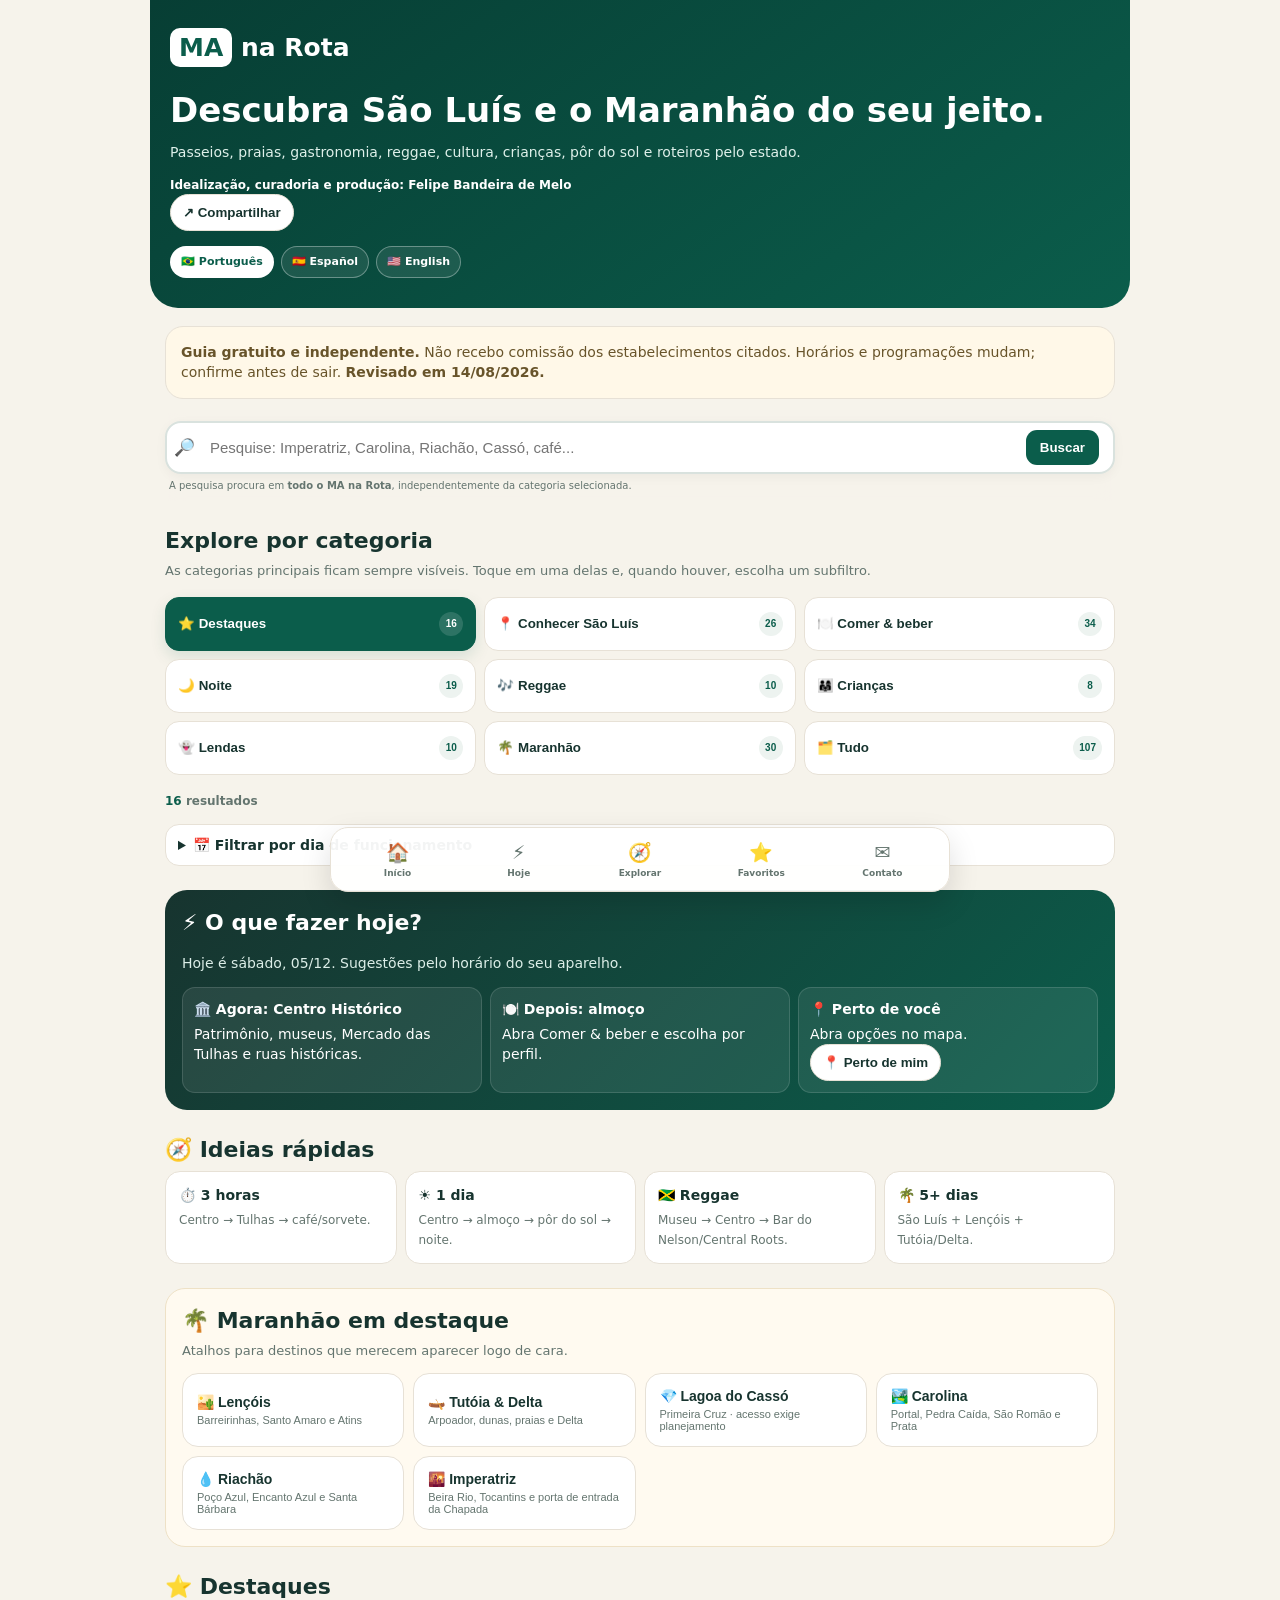
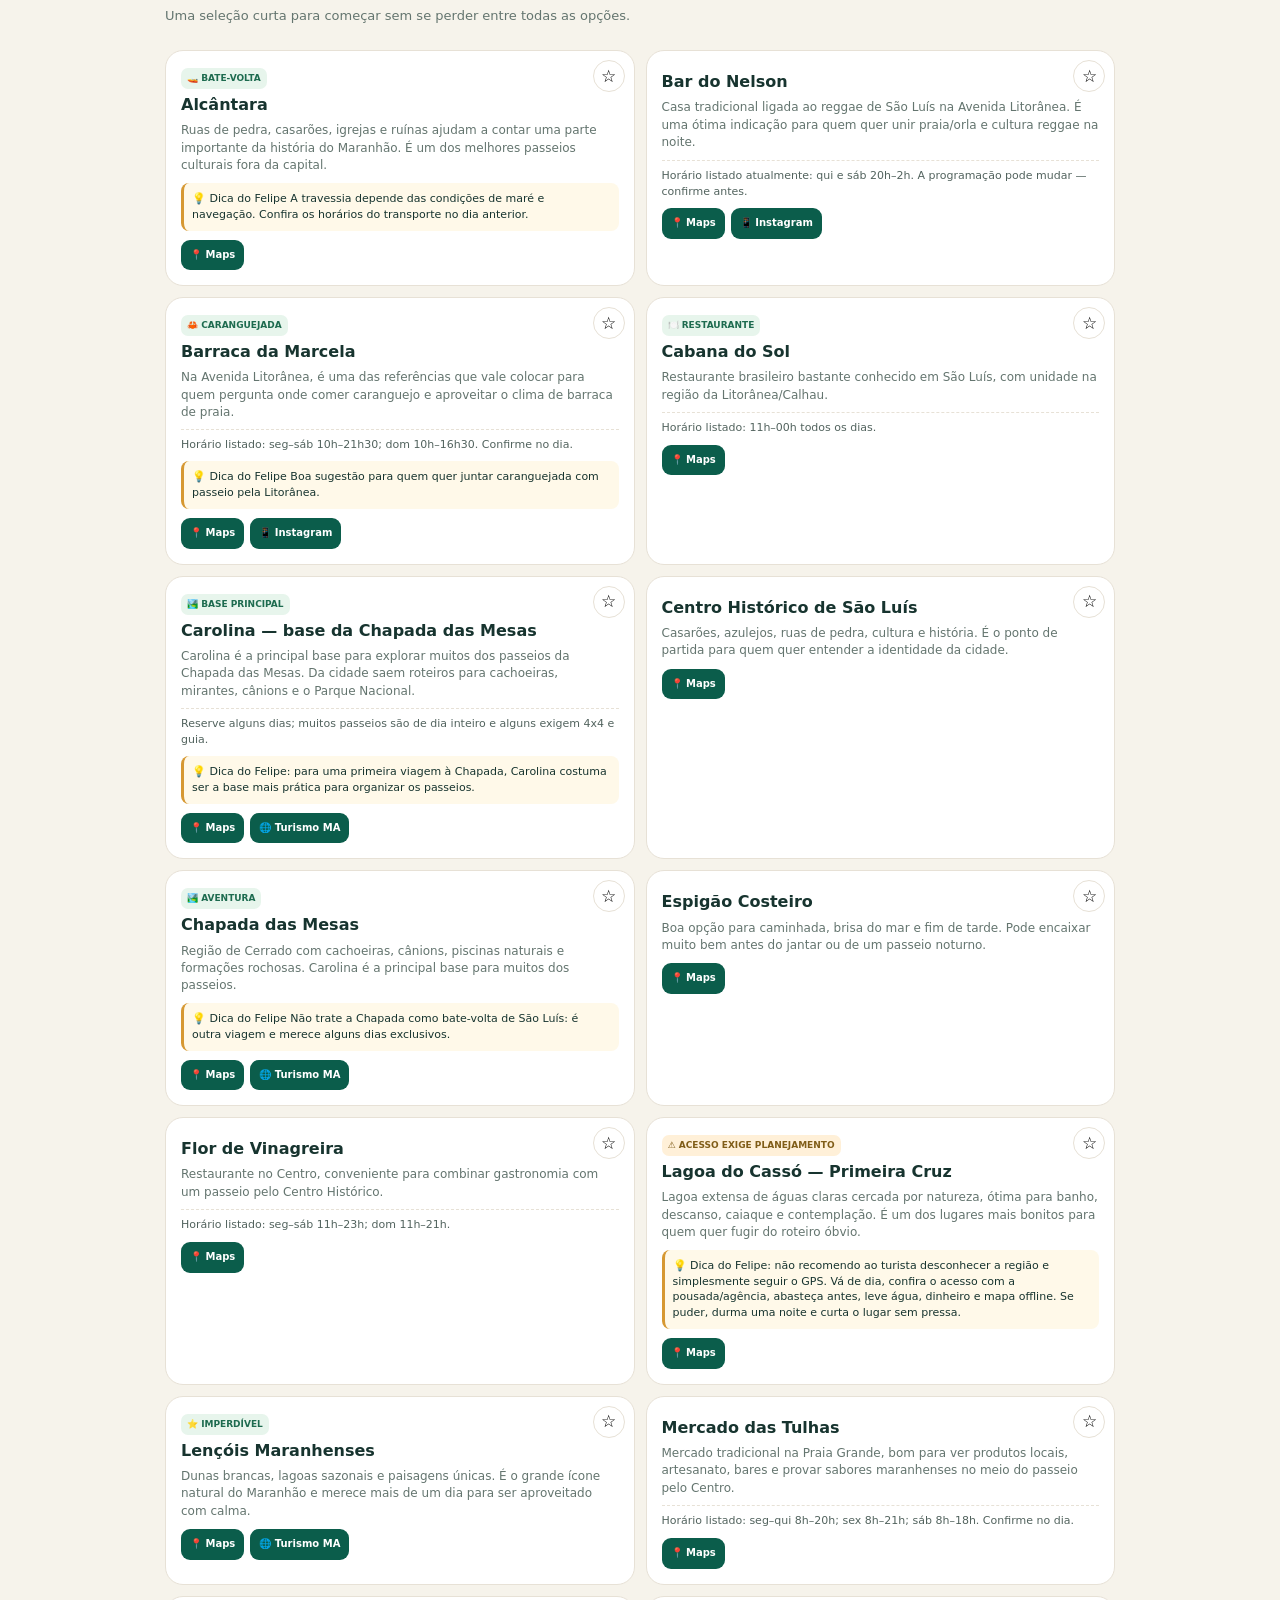
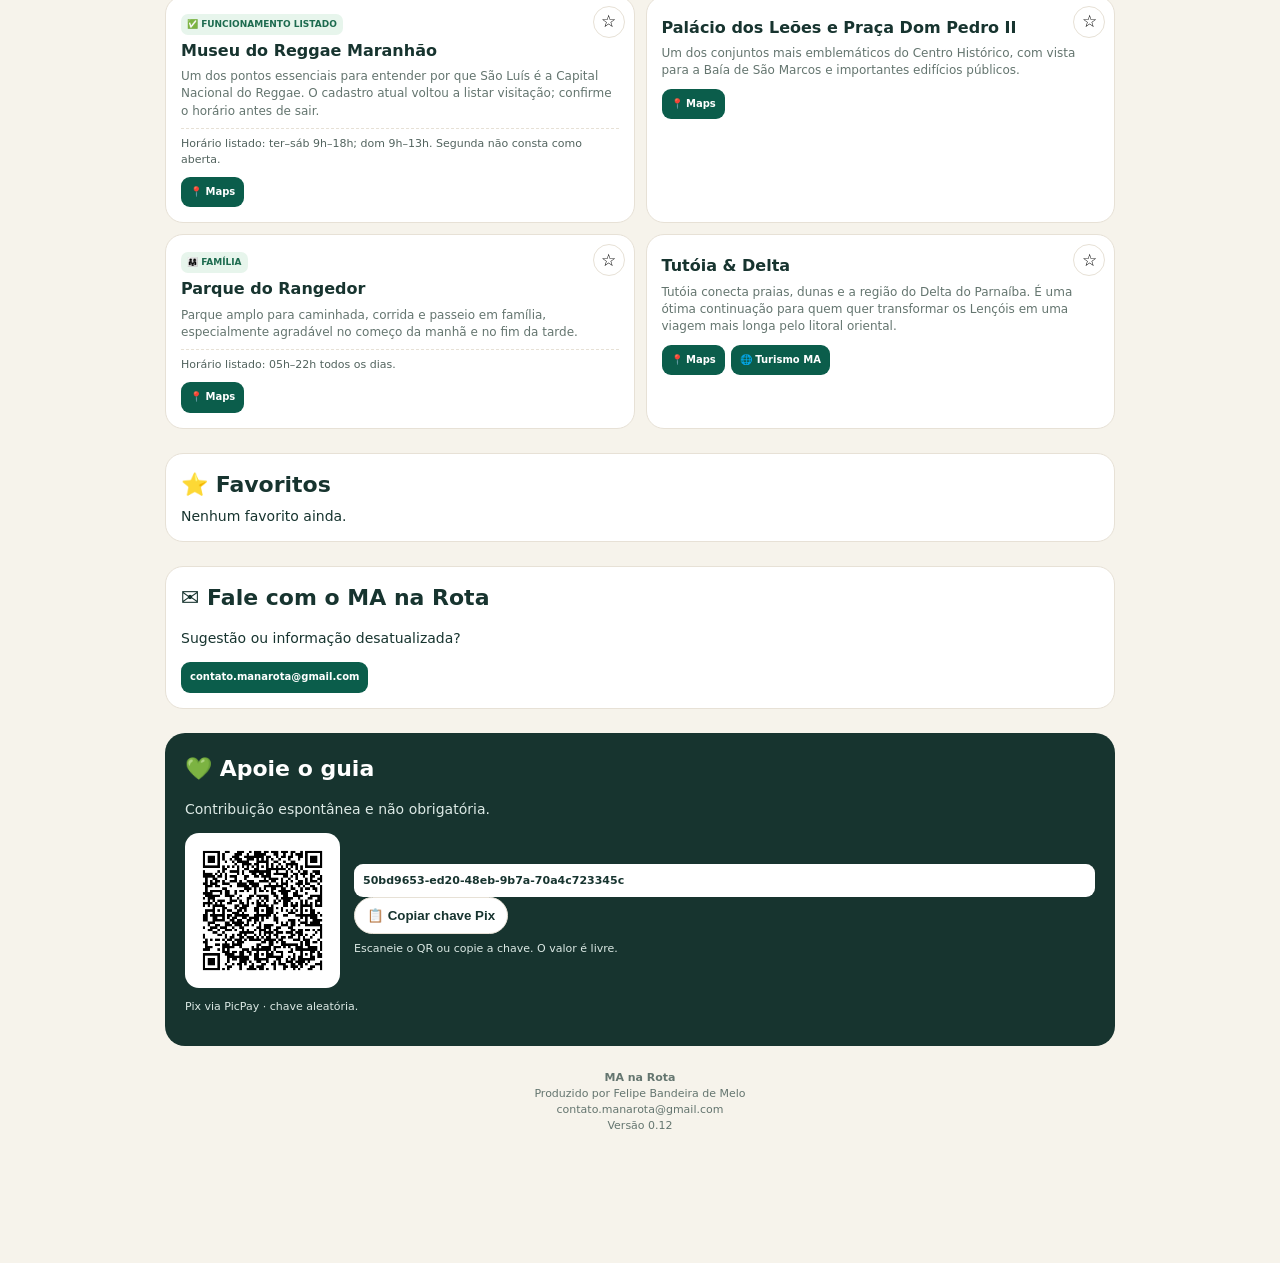
<file: index.html>
<!doctype html><html lang="pt-BR"><head><meta charset="utf-8"><meta name="viewport" content="width=device-width,initial-scale=1,viewport-fit=cover"><meta name="theme-color" content="#0b5d4b"><title>MA na Rota — São Luís & Maranhão</title><link rel="stylesheet" href="style.css?v=012"><style>.langbar{display:flex;gap:7px;flex-wrap:wrap;margin-top:15px}.langbar a{color:#fff;text-decoration:none;border:1px solid #ffffff55;background:#ffffff16;padding:7px 10px;border-radius:999px;font-size:11px;font-weight:800}.langbar a.on{background:#fff;color:#0b5d4b}.searchbox{display:grid;grid-template-columns:auto minmax(0,1fr) auto auto;align-items:center;gap:7px;background:#fff;border:2px solid #d9e2de;border-radius:16px;padding:6px 7px;box-shadow:0 3px 12px #0000000b}.searchbox:focus-within{border-color:#0b5d4b;box-shadow:0 0 0 3px #0b5d4b16}.searchbox #q{border:0!important;outline:0;padding:10px 4px;background:transparent;min-width:0}.search-button{border:0;background:#0b5d4b;color:#fff;border-radius:11px;padding:10px 14px;font-weight:900;cursor:pointer}#clearSearch{border:0;background:#f1eee7;border-radius:10px;width:38px;height:38px;font-weight:900;cursor:pointer}@media(max-width:700px){.searchbox{grid-template-columns:auto minmax(0,1fr) auto}.search-button{grid-column:1/-1;width:100%}#clearSearch{grid-column:3;grid-row:1}}</style></head><body><div class="w"><header class="hero" id="inicio"><div class="logo"><b>MA</b> na Rota</div><h1>Descubra São Luís e o Maranhão do seu jeito.</h1><p>Passeios, praias, gastronomia, reggae, cultura, crianças, pôr do sol e roteiros pelo estado.</p><div class="by"><strong>Idealização, curadoria e produção: Felipe Bandeira de Melo</strong></div><button class="chip" id="share" type="button">↗ Compartilhar</button><div class="langbar"><a class="on" href="./">🇧🇷 Português</a><a href="es/">🇪🇸 Español</a><a href="en/">🇺🇸 English</a></div></header><div class="notice"><strong>Guia gratuito e independente.</strong> Não recebo comissão dos estabelecimentos citados. Horários e programações mudam; confirme antes de sair. <strong>Revisado em 14/08/2026.</strong></div><div class="search"><form class="searchbox" id="searchForm" role="search"><span class="searchicon">🔎</span><input id="q" type="search" autocomplete="off" enterkeyhint="search" placeholder="Pesquise: Imperatriz, Carolina, Riachão, Cassó, café..."><button id="searchButton" class="search-button" type="submit">Buscar</button><button id="clearSearch" type="button" hidden aria-label="Limpar pesquisa">✕</button></form><div class="search-hint" id="searchHint">A pesquisa procura em <strong>todo o MA na Rota</strong>, independentemente da categoria selecionada.</div></div><section class="sec"><h2>Explore por categoria</h2><p class="sub">As categorias principais ficam sempre visíveis. Toque em uma delas e, quando houver, escolha um subfiltro.</p><div class="main-chips" id="mainCategories"><button class="chip on" type="button" data-f="destaques">⭐ Destaques</button><button class="chip" type="button" data-f="turismo">📍 Conhecer São Luís</button><button class="chip" type="button" data-f="comer">🍽️ Comer & beber</button><button class="chip" type="button" data-f="noite">🌙 Noite</button><button class="chip" type="button" data-f="reggae">🎶 Reggae</button><button class="chip" type="button" data-f="criancas">👨‍👩‍👧 Crianças</button><button class="chip" type="button" data-f="lendas">👻 Lendas</button><button class="chip" type="button" data-f="maranhao">🌴 Maranhão</button><button class="chip" type="button" data-f="all">🗂️ Tudo</button></div><div class="subwrap" id="subwrap" hidden><div class="subhead" id="subhead"></div><div class="chips" id="subchips"></div></div><div class="feedback" id="feedback"></div><details class="daybox"><summary>📅 Filtrar por dia de funcionamento</summary><div class="chips daychips"><button class="chip on" type="button" data-day="all">Todos</button><button class="chip" type="button" data-day="today">Hoje</button><button class="chip" type="button" data-day="1">Seg</button><button class="chip" type="button" data-day="2">Ter</button><button class="chip" type="button" data-day="3">Qua</button><button class="chip" type="button" data-day="4">Qui</button><button class="chip" type="button" data-day="5">Sex</button><button class="chip" type="button" data-day="6">Sáb</button><button class="chip" type="button" data-day="0">Dom</button></div></details></section><section class="sec today" id="hoje"><h2>⚡ O que fazer hoje?</h2><p id="todayText"></p><div class="now"><div><b id="n1"></b><span id="t1"></span></div><div><b id="n2"></b><span id="t2"></span></div><div><b>📍 Perto de você</b><span>Abra opções no mapa.</span><br><button class="chip" id="near" type="button">📍 Perto de mim</button></div></div></section><section class="sec"><h2>🧭 Ideias rápidas</h2><div class="routes"><div class="route"><b>⏱️ 3 horas</b><span>Centro → Tulhas → café/sorvete.</span></div><div class="route"><b>☀️ 1 dia</b><span>Centro → almoço → pôr do sol → noite.</span></div><div class="route"><b>🇯🇲 Reggae</b><span>Museu → Centro → Bar do Nelson/Central Roots.</span></div><div class="route"><b>🌴 5+ dias</b><span>São Luís + Lençóis + Tutóia/Delta.</span></div></div></section><section class="sec state-feature"><h2>🌴 Maranhão em destaque</h2><p class="sub">Atalhos para destinos que merecem aparecer logo de cara.</p><div class="quick-grid"><button class="quick" type="button" data-ma-sub="lencois"><b>🏜️ Lençóis</b><span>Barreirinhas, Santo Amaro e Atins</span></button><button class="quick" type="button" data-ma-sub="delta"><b>🛶 Tutóia & Delta</b><span>Arpoador, dunas, praias e Delta</span></button><button class="quick" type="button" data-ma-sub="casso"><b>💎 Lagoa do Cassó</b><span>Primeira Cruz · acesso exige planejamento</span></button><button class="quick" type="button" data-search="Carolina"><b>🏞️ Carolina</b><span>Portal, Pedra Caída, São Romão e Prata</span></button><button class="quick" type="button" data-search="Riachão"><b>💧 Riachão</b><span>Poço Azul, Encanto Azul e Santa Bárbara</span></button><button class="quick" type="button" data-search="Imperatriz"><b>🌇 Imperatriz</b><span>Beira Rio, Tocantins e porta de entrada da Chapada</span></button></div></section><section class="sec"><h2 id="guideTitle">⭐ Destaques</h2><p class="sub" id="guideSub">Uma seleção curta para começar sem se perder entre todas as opções.</p></section><main class="grid" id="cards"></main><div id="empty" class="empty">Nenhuma indicação encontrada. Tente outro termo ou limpe os filtros.</div><section class="sec" id="favoritos"><div class="box"><h2>⭐ Favoritos</h2><div class="grid" id="favList"></div></div></section><section class="sec" id="contato"><div class="box"><h2>✉️ Fale com o MA na Rota</h2><p>Sugestão ou informação desatualizada?</p><a class="btn" href="mailto:contato.manarota@gmail.com?subject=Sugestao%20MA%20na%20Rota">contato.manarota@gmail.com</a></div></section><section class="sec"><div class="support"><h2>💚 Apoie o guia</h2><p>Contribuição espontânea e não obrigatória.</p><div class="pix-support"><img src="pix-qr.png" alt="QR Code Pix para apoiar o MA na Rota"><div><div class="pix" id="pixKey">50bd9653-ed20-48eb-9b7a-70a4c723345c</div><button class="chip" id="copyKey" type="button">📋 Copiar chave Pix</button><div class="small" style="color:#dce9e5;margin-top:7px">Escaneie o QR ou copie a chave. O valor é livre.</div></div></div><p class="small" style="color:#dce9e5">Pix via PicPay · chave aleatória.</p></div></section><footer class="sec" style="text-align:center;color:#64756f;font-size:11px"><strong>MA na Rota</strong><br>Produzido por Felipe Bandeira de Melo<br>contato.manarota@gmail.com<br>Versão 0.12</footer></div><nav class="nav"><a href="#inicio"><b>🏠</b>Início</a><a href="#hoje"><b>⚡</b>Hoje</a><a href="#cards"><b>🧭</b>Explorar</a><a href="#favoritos"><b>⭐</b>Favoritos</a><a href="#contato"><b>✉️</b>Contato</a></nav><script src="data1.js?v=012"></script><script src="data2.js?v=012"></script><script src="data3.js?v=012"></script><script src="data4.js?v=012"></script><script src="app.js?v=012"></script><script>(function(){var form=document.getElementById('searchForm'),q=document.getElementById('q'),cards=document.getElementById('cards');if(form&&q){form.addEventListener('submit',function(e){e.preventDefault();q.dispatchEvent(new Event('input',{bubbles:true}));if(cards)cards.scrollIntoView({behavior:'smooth',block:'start'});});}document.querySelectorAll('[data-search]').forEach(function(b){b.addEventListener('click',function(){if(!q)return;q.value=b.getAttribute('data-search')||'';q.dispatchEvent(new Event('input',{bubbles:true}));if(cards)cards.scrollIntoView({behavior:'smooth',block:'start'});});});})();</script></body></html>
</file>
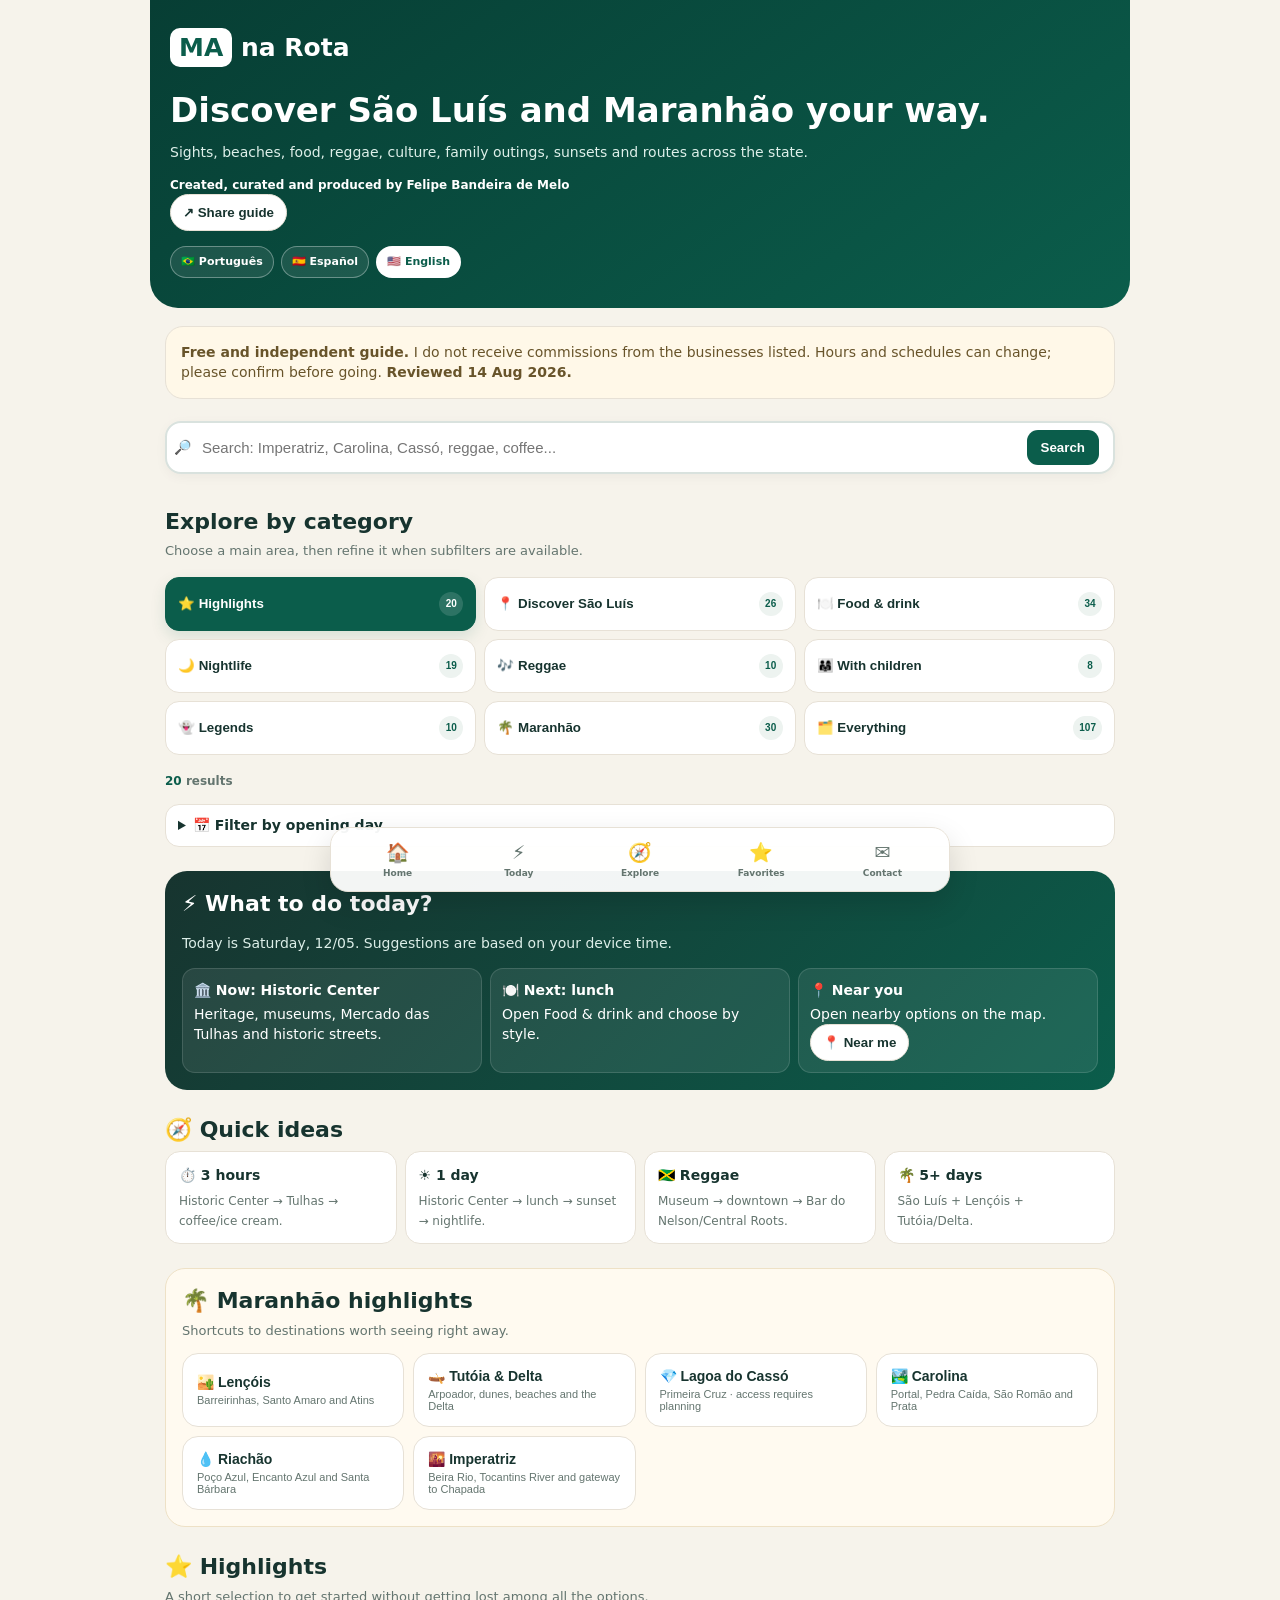
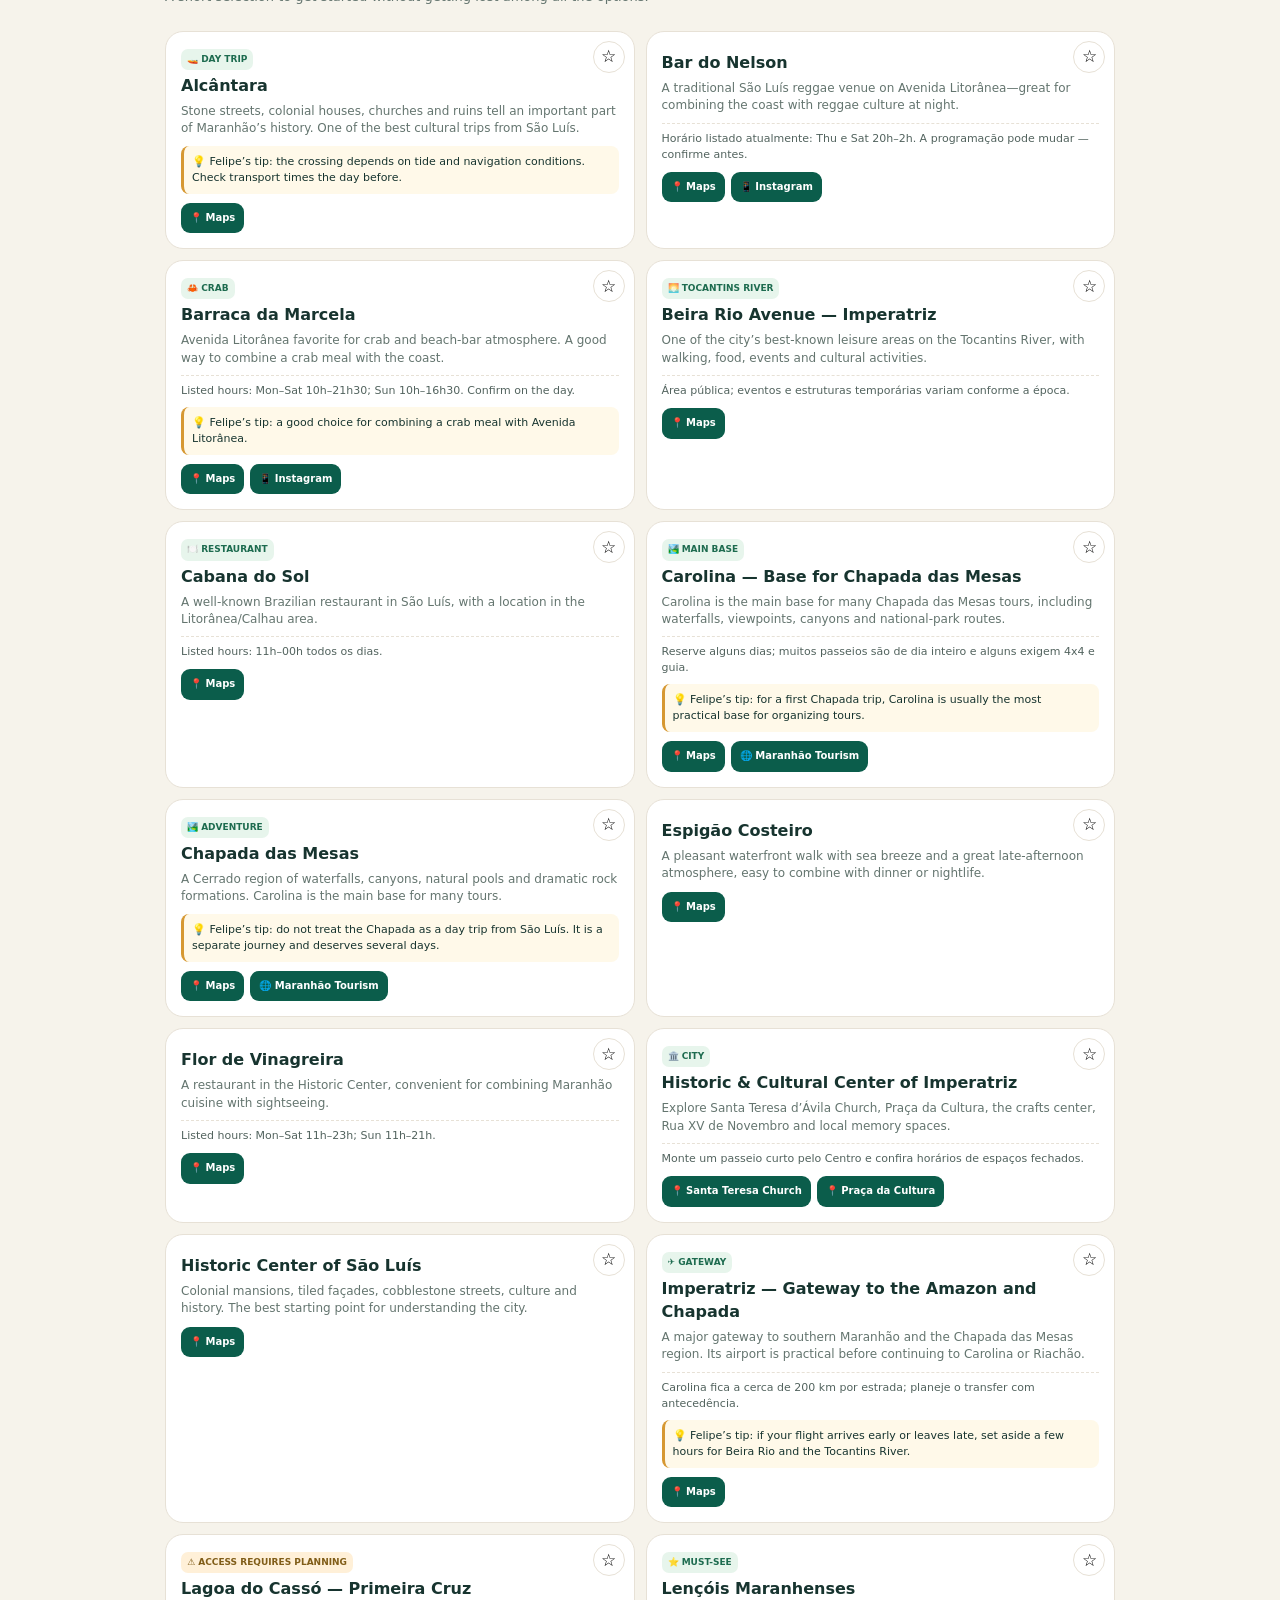
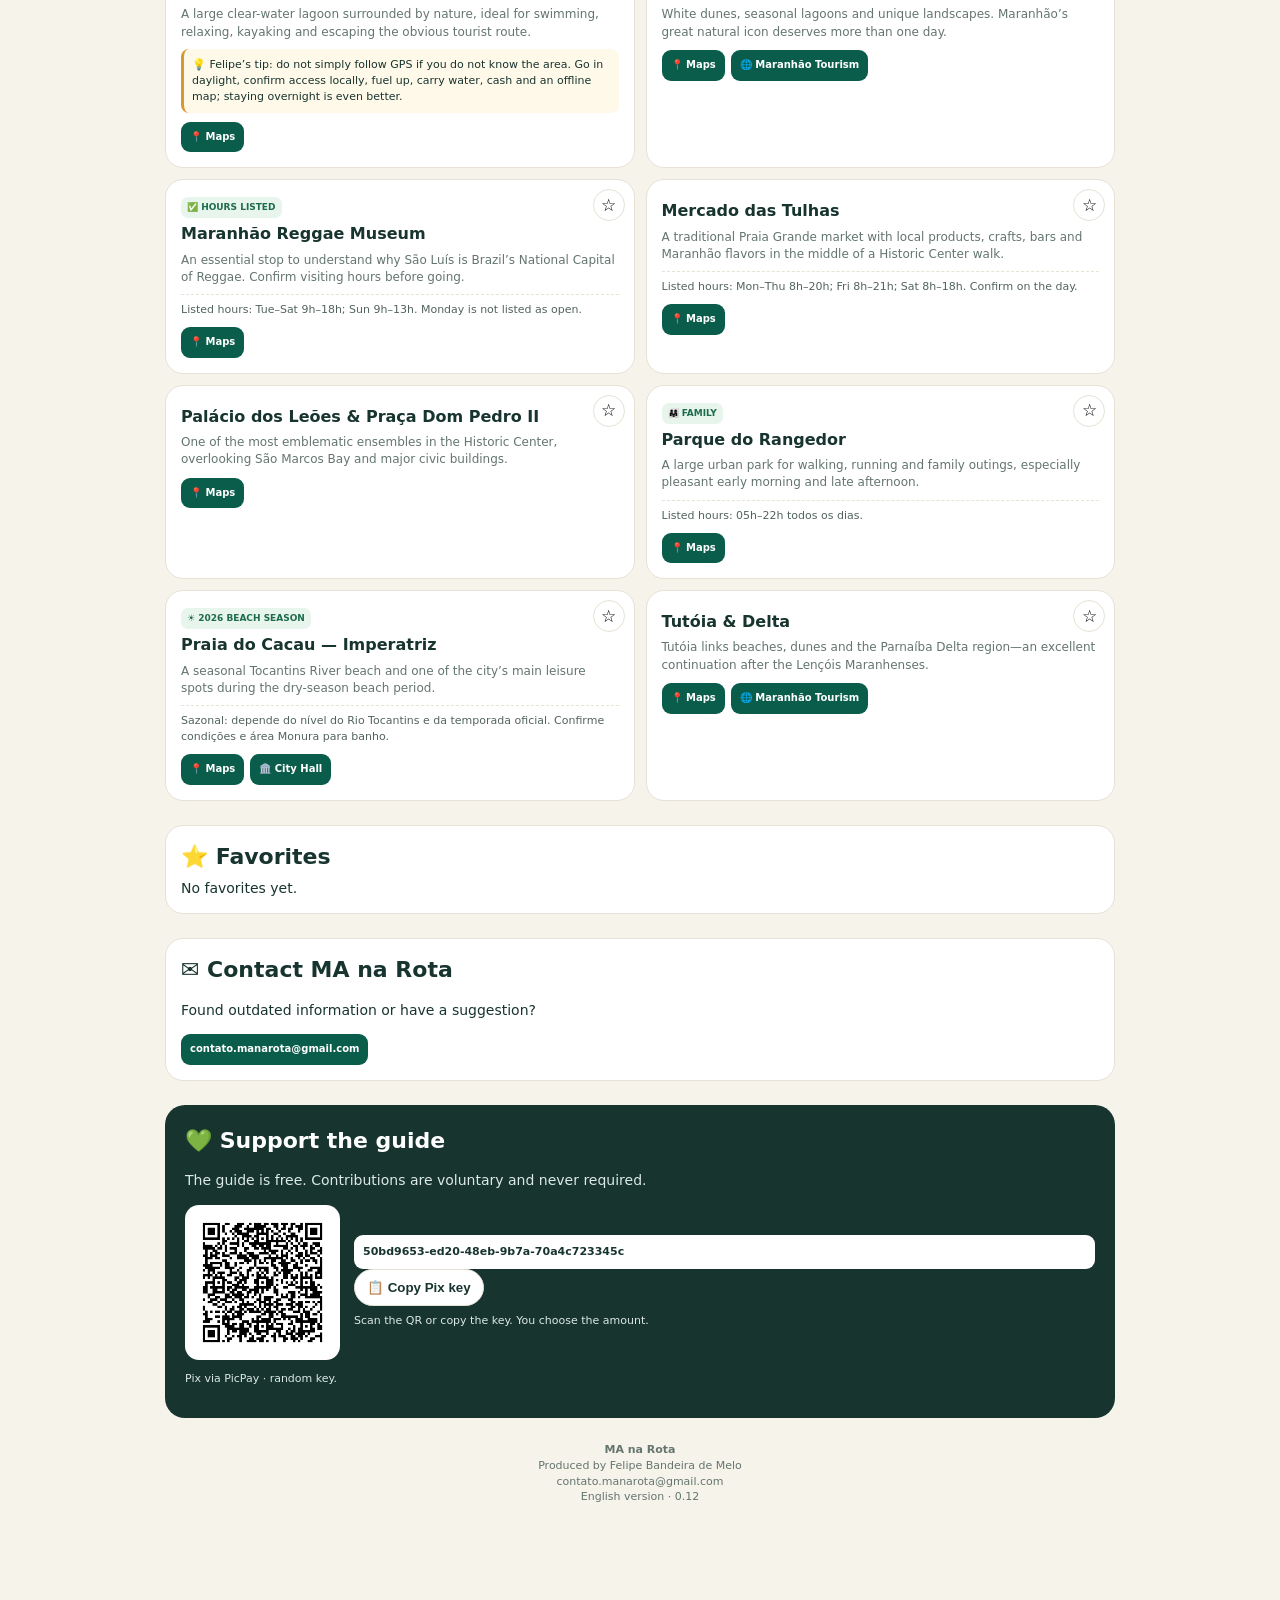
<file: en/index.html>
<!doctype html><html lang="en"><head><meta charset="utf-8"><meta name="viewport" content="width=device-width,initial-scale=1,viewport-fit=cover"><meta name="theme-color" content="#0b5d4b"><title>MA na Rota — São Luís & Maranhão Travel Guide</title><link rel="stylesheet" href="../style.css?v=012"><style>.langbar{display:flex;gap:7px;flex-wrap:wrap;margin-top:15px}.langbar a{color:#fff;text-decoration:none;border:1px solid #ffffff55;background:#ffffff16;padding:7px 10px;border-radius:999px;font-size:11px;font-weight:800}.langbar a.on{background:#fff;color:#0b5d4b}.searchbox{display:grid;grid-template-columns:auto minmax(0,1fr) auto auto;align-items:center;gap:7px;background:#fff;border:2px solid #d9e2de;border-radius:16px;padding:6px 7px;box-shadow:0 3px 12px #0000000b}.searchbox:focus-within{border-color:#0b5d4b;box-shadow:0 0 0 3px #0b5d4b16}.searchbox #q{border:0!important;outline:0;padding:10px 4px;background:transparent;min-width:0}.search-button{border:0;background:#0b5d4b;color:#fff;border-radius:11px;padding:10px 14px;font-weight:900;cursor:pointer}#clearSearch{border:0;background:#f1eee7;border-radius:10px;width:38px;height:38px;font-weight:900;cursor:pointer}@media(max-width:700px){.searchbox{grid-template-columns:auto minmax(0,1fr) auto}.search-button{grid-column:1/-1;width:100%}#clearSearch{grid-column:3;grid-row:1}}</style></head><body><div class="w"><header class="hero" id="inicio"><div class="logo"><b>MA</b> na Rota</div><h1>Discover São Luís and Maranhão your way.</h1><p>Sights, beaches, food, reggae, culture, family outings, sunsets and routes across the state.</p><div class="by"><strong>Created, curated and produced by Felipe Bandeira de Melo</strong></div><button class="chip" id="share" type="button">↗ Share guide</button><div class="langbar"><a href="../">🇧🇷 Português</a><a href="../es/">🇪🇸 Español</a><a class="on" href="./">🇺🇸 English</a></div></header><div class="notice"><strong>Free and independent guide.</strong> I do not receive commissions from the businesses listed. Hours and schedules can change; please confirm before going. <strong>Reviewed 14 Aug 2026.</strong></div><div class="search"><form class="searchbox" id="searchForm" role="search"><span>🔎</span><input id="q" type="search" autocomplete="off" enterkeyhint="search" placeholder="Search: Imperatriz, Carolina, Cassó, reggae, coffee..."><button class="search-button" type="submit">Search</button><button id="clearSearch" type="button" hidden aria-label="Clear search">✕</button></form></div><section class="sec"><h2>Explore by category</h2><p class="sub">Choose a main area, then refine it when subfilters are available.</p><div class="main-chips" id="mainCategories"><button class="chip on" type="button" data-f="destaques">⭐ Highlights</button><button class="chip" type="button" data-f="turismo">📍 Discover São Luís</button><button class="chip" type="button" data-f="comer">🍽️ Food & drink</button><button class="chip" type="button" data-f="noite">🌙 Nightlife</button><button class="chip" type="button" data-f="reggae">🎶 Reggae</button><button class="chip" type="button" data-f="criancas">👨‍👩‍👧 With children</button><button class="chip" type="button" data-f="lendas">👻 Legends</button><button class="chip" type="button" data-f="maranhao">🌴 Maranhão</button><button class="chip" type="button" data-f="all">🗂️ Everything</button></div><div class="subwrap" id="subwrap" hidden><div class="subhead" id="subhead"></div><div class="chips" id="subchips"></div></div><div class="feedback" id="feedback"></div><details class="daybox"><summary>📅 Filter by opening day</summary><div class="chips daychips"><button class="chip on" data-day="all">All</button><button class="chip" data-day="today">Today</button><button class="chip" data-day="1">Mon</button><button class="chip" data-day="2">Tue</button><button class="chip" data-day="3">Wed</button><button class="chip" data-day="4">Thu</button><button class="chip" data-day="5">Fri</button><button class="chip" data-day="6">Sat</button><button class="chip" data-day="0">Sun</button></div></details></section><section class="sec today" id="hoje"><h2>⚡ What to do today?</h2><p id="todayText"></p><div class="now"><div><b id="n1"></b><span id="t1"></span></div><div><b id="n2"></b><span id="t2"></span></div><div><b>📍 Near you</b><span>Open nearby options on the map.</span><br><button class="chip" id="near" type="button">📍 Near me</button></div></div></section><section class="sec"><h2>🧭 Quick ideas</h2><div class="routes"><div class="route"><b>⏱️ 3 hours</b><span>Historic Center → Tulhas → coffee/ice cream.</span></div><div class="route"><b>☀️ 1 day</b><span>Historic Center → lunch → sunset → nightlife.</span></div><div class="route"><b>🇯🇲 Reggae</b><span>Museum → downtown → Bar do Nelson/Central Roots.</span></div><div class="route"><b>🌴 5+ days</b><span>São Luís + Lençóis + Tutóia/Delta.</span></div></div></section><section class="sec state-feature"><h2>🌴 Maranhão highlights</h2><p class="sub">Shortcuts to destinations worth seeing right away.</p><div class="quick-grid"><button class="quick" data-ma-sub="lencois"><b>🏜️ Lençóis</b><span>Barreirinhas, Santo Amaro and Atins</span></button><button class="quick" data-ma-sub="delta"><b>🛶 Tutóia & Delta</b><span>Arpoador, dunes, beaches and the Delta</span></button><button class="quick" data-ma-sub="casso"><b>💎 Lagoa do Cassó</b><span>Primeira Cruz · access requires planning</span></button><button class="quick" data-search="Carolina"><b>🏞️ Carolina</b><span>Portal, Pedra Caída, São Romão and Prata</span></button><button class="quick" data-search="Riachão"><b>💧 Riachão</b><span>Poço Azul, Encanto Azul and Santa Bárbara</span></button><button class="quick" data-search="Imperatriz"><b>🌇 Imperatriz</b><span>Beira Rio, Tocantins River and gateway to Chapada</span></button></div></section><section class="sec"><h2 id="guideTitle">⭐ Highlights</h2><p class="sub" id="guideSub"></p></section><main class="grid" id="cards"></main><div id="empty" class="empty">No recommendations found. Try another search or clear the filters.</div><section class="sec" id="favoritos"><div class="box"><h2>⭐ Favorites</h2><div class="grid" id="favList"></div></div></section><section class="sec" id="contato"><div class="box"><h2>✉️ Contact MA na Rota</h2><p>Found outdated information or have a suggestion?</p><a class="btn" href="mailto:contato.manarota@gmail.com?subject=Suggestion%20-%20MA%20na%20Rota">contato.manarota@gmail.com</a></div></section><section class="sec"><div class="support"><h2>💚 Support the guide</h2><p>The guide is free. Contributions are voluntary and never required.</p><div class="pix-support"><img src="../pix-qr.png" alt="Pix QR Code to support MA na Rota"><div><div class="pix" id="pixKey">50bd9653-ed20-48eb-9b7a-70a4c723345c</div><button class="chip" id="copyKey">📋 Copy Pix key</button><div class="small" style="color:#dce9e5;margin-top:7px">Scan the QR or copy the key. You choose the amount.</div></div></div><p class="small" style="color:#dce9e5">Pix via PicPay · random key.</p></div></section><footer class="sec" style="text-align:center;color:#64756f;font-size:11px"><strong>MA na Rota</strong><br>Produced by Felipe Bandeira de Melo<br>contato.manarota@gmail.com<br>English version · 0.12</footer></div><nav class="nav"><a href="#inicio"><b>🏠</b>Home</a><a href="#hoje"><b>⚡</b>Today</a><a href="#cards"><b>🧭</b>Explore</a><a href="#favoritos"><b>⭐</b>Favorites</a><a href="#contato"><b>✉️</b>Contact</a></nav><script src="../data1.js?v=012"></script><script src="../data2.js?v=012"></script><script src="../data3.js?v=012"></script><script src="../data4.js?v=012"></script><script src="lang.js?v=012"></script><script src="../multilang-app.js?v=012"></script></body></html>
</file>
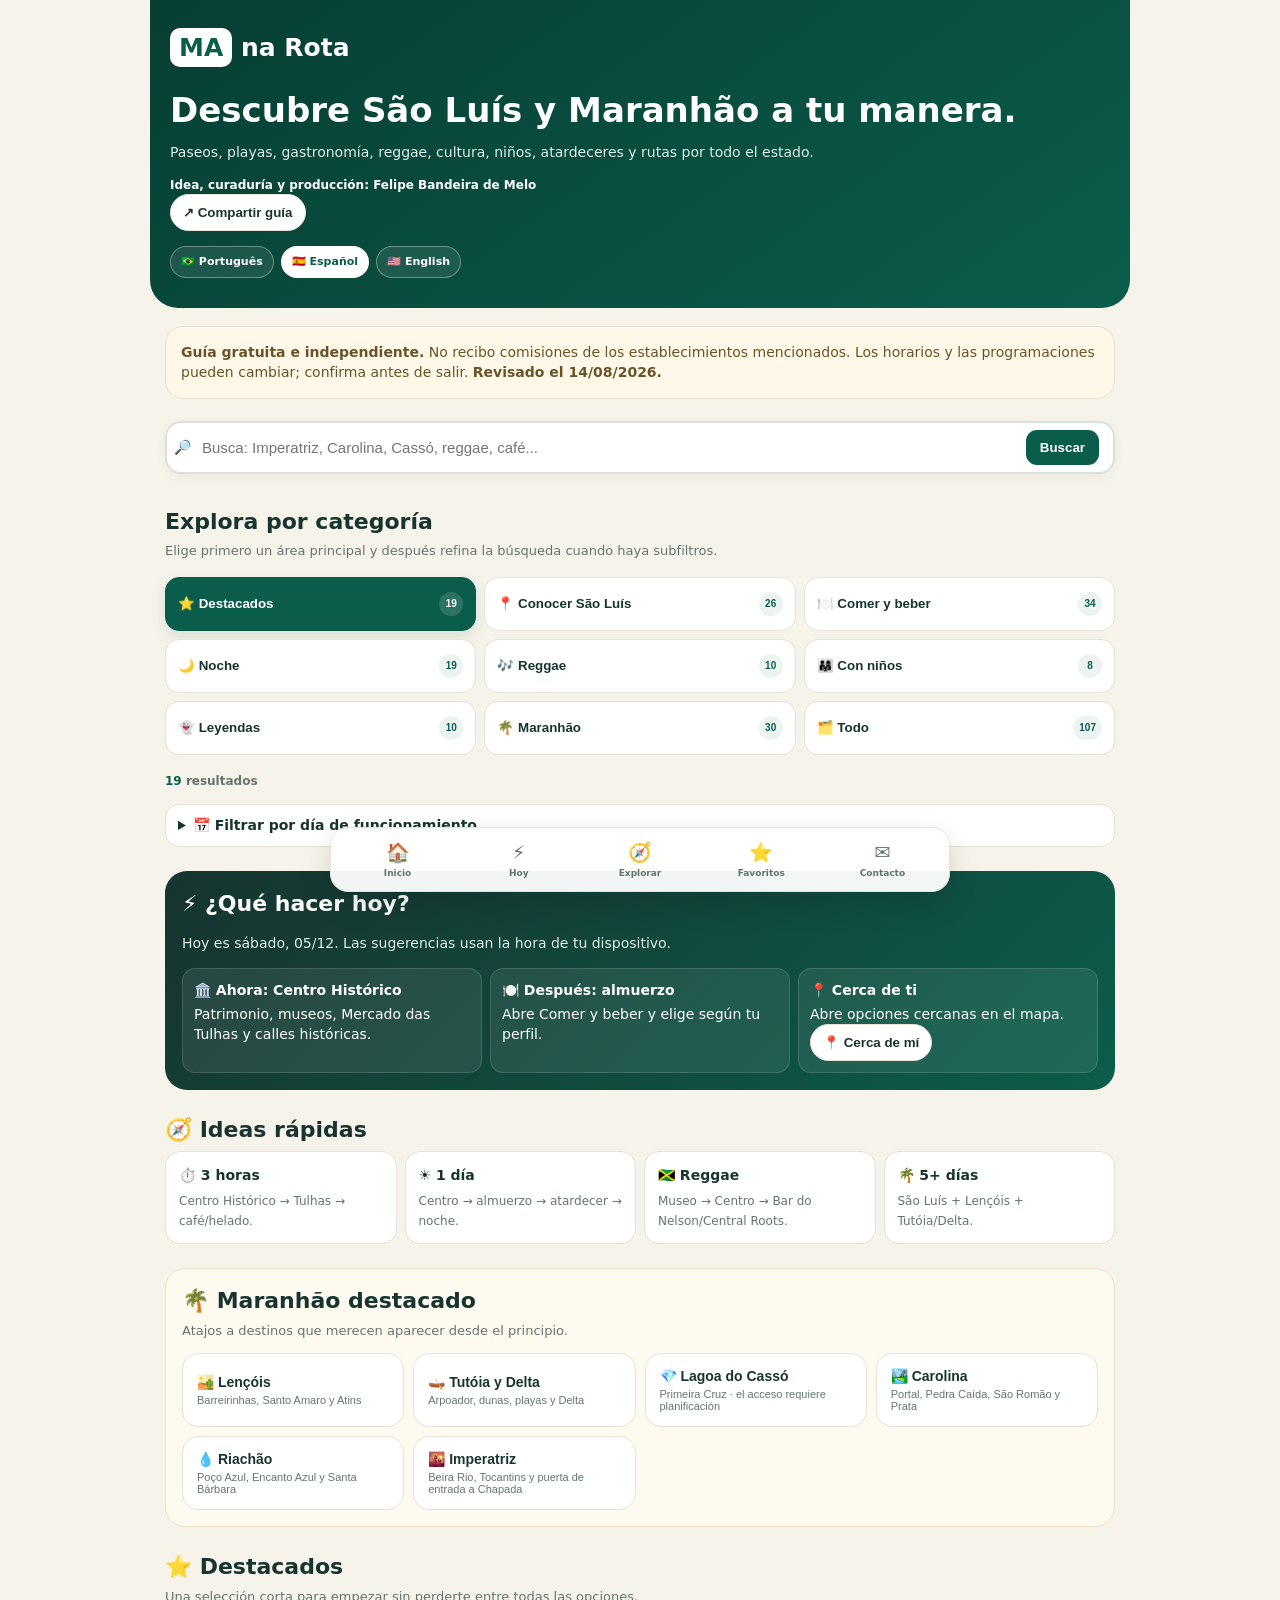
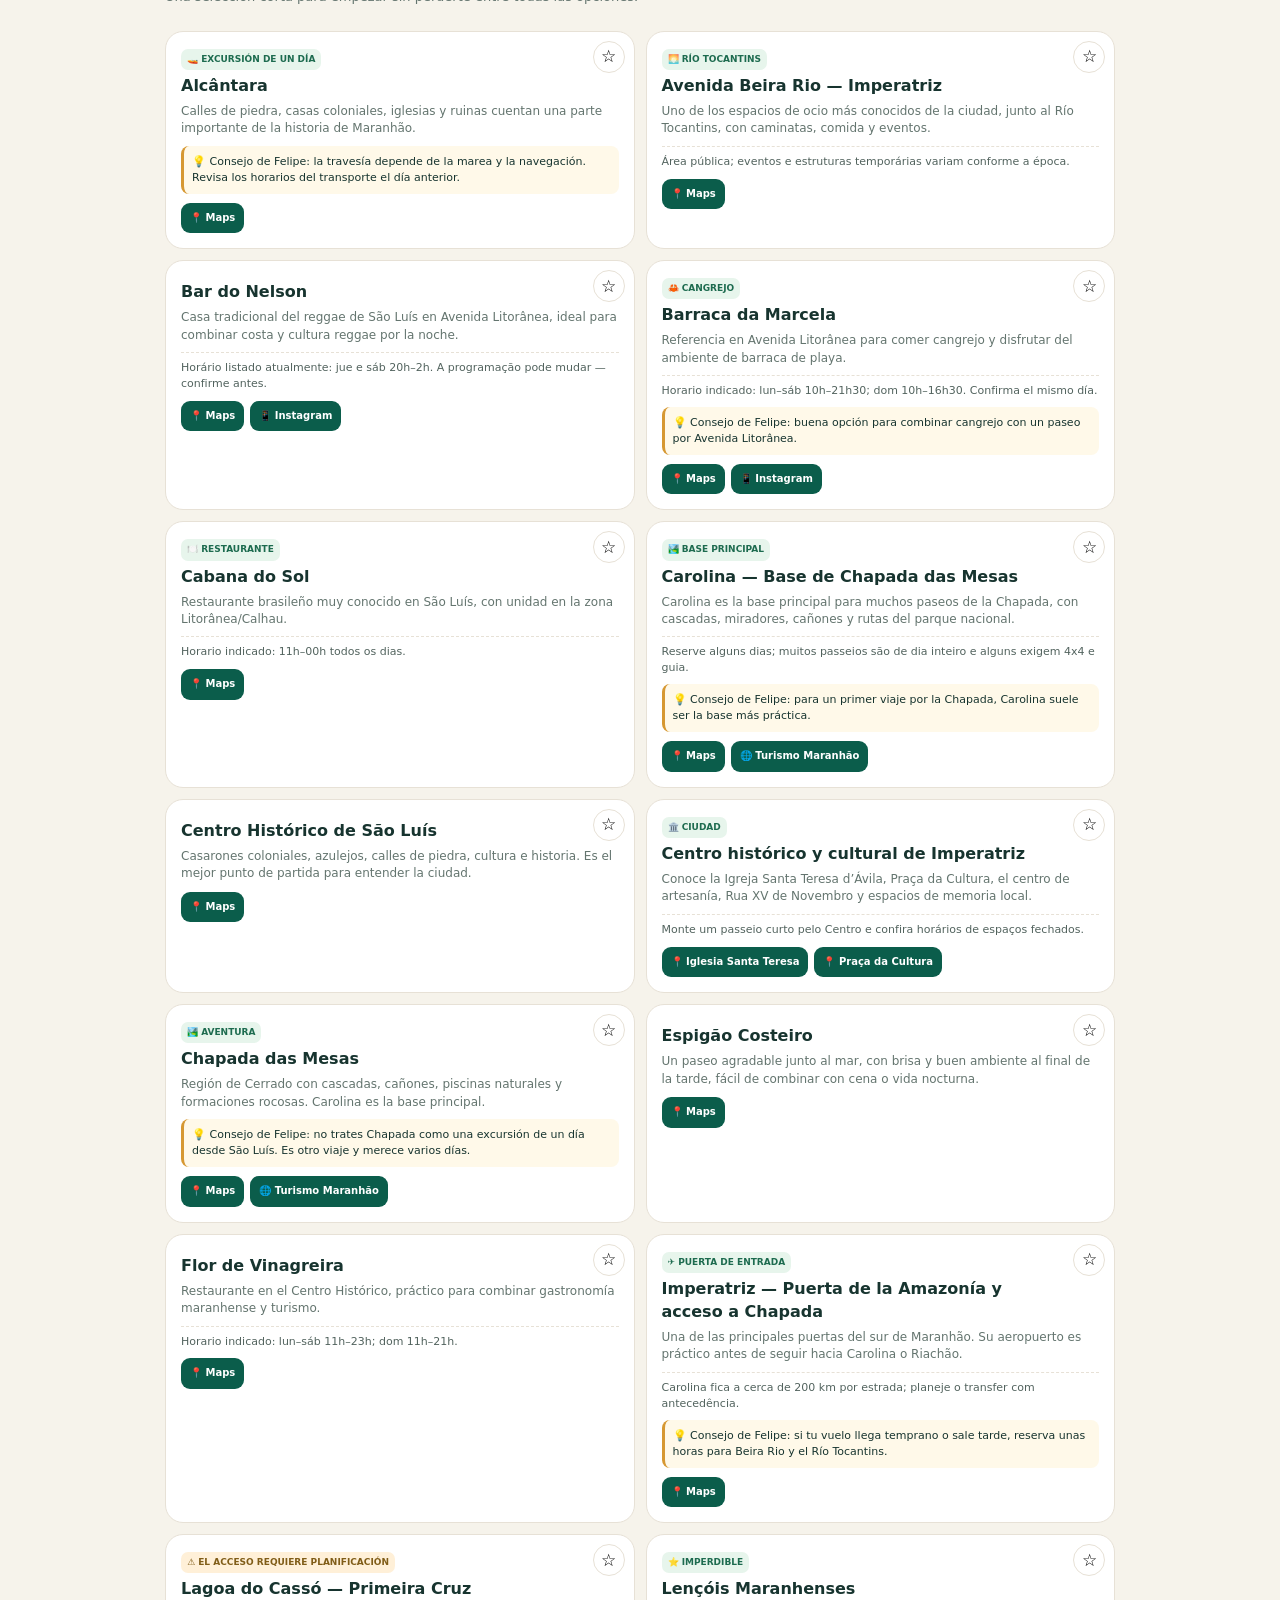
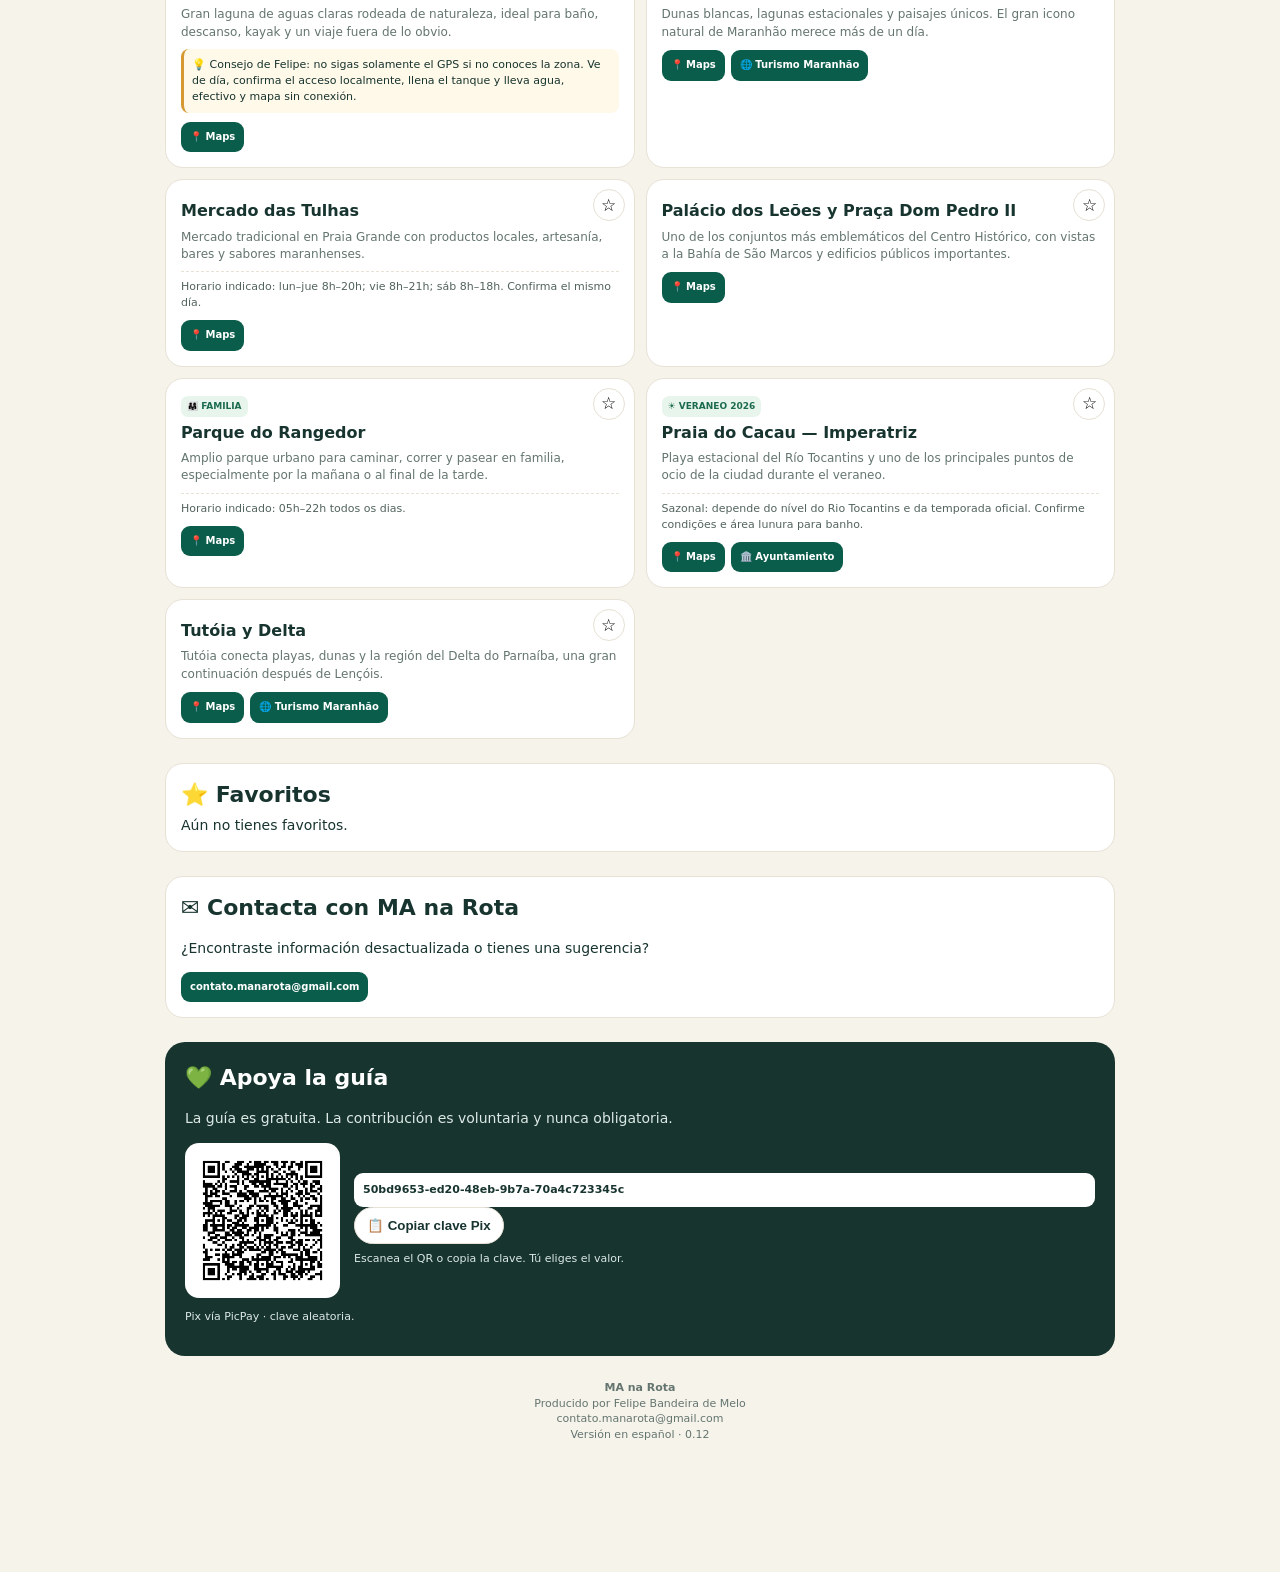
<file: es/index.html>
<!doctype html><html lang="es"><head><meta charset="utf-8"><meta name="viewport" content="width=device-width,initial-scale=1,viewport-fit=cover"><meta name="theme-color" content="#0b5d4b"><title>MA na Rota — Guía de São Luís y Maranhão</title><link rel="stylesheet" href="../style.css?v=012"><style>.langbar{display:flex;gap:7px;flex-wrap:wrap;margin-top:15px}.langbar a{color:#fff;text-decoration:none;border:1px solid #ffffff55;background:#ffffff16;padding:7px 10px;border-radius:999px;font-size:11px;font-weight:800}.langbar a.on{background:#fff;color:#0b5d4b}.searchbox{display:grid;grid-template-columns:auto minmax(0,1fr) auto auto;align-items:center;gap:7px;background:#fff;border:2px solid #d9e2de;border-radius:16px;padding:6px 7px;box-shadow:0 3px 12px #0000000b}.searchbox:focus-within{border-color:#0b5d4b;box-shadow:0 0 0 3px #0b5d4b16}.searchbox #q{border:0!important;outline:0;padding:10px 4px;background:transparent;min-width:0}.search-button{border:0;background:#0b5d4b;color:#fff;border-radius:11px;padding:10px 14px;font-weight:900;cursor:pointer}#clearSearch{border:0;background:#f1eee7;border-radius:10px;width:38px;height:38px;font-weight:900;cursor:pointer}@media(max-width:700px){.searchbox{grid-template-columns:auto minmax(0,1fr) auto}.search-button{grid-column:1/-1;width:100%}#clearSearch{grid-column:3;grid-row:1}}</style></head><body><div class="w"><header class="hero" id="inicio"><div class="logo"><b>MA</b> na Rota</div><h1>Descubre São Luís y Maranhão a tu manera.</h1><p>Paseos, playas, gastronomía, reggae, cultura, niños, atardeceres y rutas por todo el estado.</p><div class="by"><strong>Idea, curaduría y producción: Felipe Bandeira de Melo</strong></div><button class="chip" id="share" type="button">↗ Compartir guía</button><div class="langbar"><a href="../">🇧🇷 Português</a><a class="on" href="./">🇪🇸 Español</a><a href="../en/">🇺🇸 English</a></div></header><div class="notice"><strong>Guía gratuita e independiente.</strong> No recibo comisiones de los establecimientos mencionados. Los horarios y las programaciones pueden cambiar; confirma antes de salir. <strong>Revisado el 14/08/2026.</strong></div><div class="search"><form class="searchbox" id="searchForm" role="search"><span>🔎</span><input id="q" type="search" autocomplete="off" enterkeyhint="search" placeholder="Busca: Imperatriz, Carolina, Cassó, reggae, café..."><button class="search-button" type="submit">Buscar</button><button id="clearSearch" type="button" hidden aria-label="Limpiar búsqueda">✕</button></form></div><section class="sec"><h2>Explora por categoría</h2><p class="sub">Elige primero un área principal y después refina la búsqueda cuando haya subfiltros.</p><div class="main-chips" id="mainCategories"><button class="chip on" type="button" data-f="destaques">⭐ Destacados</button><button class="chip" type="button" data-f="turismo">📍 Conocer São Luís</button><button class="chip" type="button" data-f="comer">🍽️ Comer y beber</button><button class="chip" type="button" data-f="noite">🌙 Noche</button><button class="chip" type="button" data-f="reggae">🎶 Reggae</button><button class="chip" type="button" data-f="criancas">👨‍👩‍👧 Con niños</button><button class="chip" type="button" data-f="lendas">👻 Leyendas</button><button class="chip" type="button" data-f="maranhao">🌴 Maranhão</button><button class="chip" type="button" data-f="all">🗂️ Todo</button></div><div class="subwrap" id="subwrap" hidden><div class="subhead" id="subhead"></div><div class="chips" id="subchips"></div></div><div class="feedback" id="feedback"></div><details class="daybox"><summary>📅 Filtrar por día de funcionamiento</summary><div class="chips daychips"><button class="chip on" data-day="all">Todos</button><button class="chip" data-day="today">Hoy</button><button class="chip" data-day="1">Lun</button><button class="chip" data-day="2">Mar</button><button class="chip" data-day="3">Mié</button><button class="chip" data-day="4">Jue</button><button class="chip" data-day="5">Vie</button><button class="chip" data-day="6">Sáb</button><button class="chip" data-day="0">Dom</button></div></details></section><section class="sec today" id="hoje"><h2>⚡ ¿Qué hacer hoy?</h2><p id="todayText"></p><div class="now"><div><b id="n1"></b><span id="t1"></span></div><div><b id="n2"></b><span id="t2"></span></div><div><b>📍 Cerca de ti</b><span>Abre opciones cercanas en el mapa.</span><br><button class="chip" id="near" type="button">📍 Cerca de mí</button></div></div></section><section class="sec"><h2>🧭 Ideas rápidas</h2><div class="routes"><div class="route"><b>⏱️ 3 horas</b><span>Centro Histórico → Tulhas → café/helado.</span></div><div class="route"><b>☀️ 1 día</b><span>Centro → almuerzo → atardecer → noche.</span></div><div class="route"><b>🇯🇲 Reggae</b><span>Museo → Centro → Bar do Nelson/Central Roots.</span></div><div class="route"><b>🌴 5+ días</b><span>São Luís + Lençóis + Tutóia/Delta.</span></div></div></section><section class="sec state-feature"><h2>🌴 Maranhão destacado</h2><p class="sub">Atajos a destinos que merecen aparecer desde el principio.</p><div class="quick-grid"><button class="quick" data-ma-sub="lencois"><b>🏜️ Lençóis</b><span>Barreirinhas, Santo Amaro y Atins</span></button><button class="quick" data-ma-sub="delta"><b>🛶 Tutóia y Delta</b><span>Arpoador, dunas, playas y Delta</span></button><button class="quick" data-ma-sub="casso"><b>💎 Lagoa do Cassó</b><span>Primeira Cruz · el acceso requiere planificación</span></button><button class="quick" data-search="Carolina"><b>🏞️ Carolina</b><span>Portal, Pedra Caída, São Romão y Prata</span></button><button class="quick" data-search="Riachão"><b>💧 Riachão</b><span>Poço Azul, Encanto Azul y Santa Bárbara</span></button><button class="quick" data-search="Imperatriz"><b>🌇 Imperatriz</b><span>Beira Rio, Tocantins y puerta de entrada a Chapada</span></button></div></section><section class="sec"><h2 id="guideTitle">⭐ Destacados</h2><p class="sub" id="guideSub"></p></section><main class="grid" id="cards"></main><div id="empty" class="empty">No encontramos recomendaciones. Prueba otra búsqueda o limpia los filtros.</div><section class="sec" id="favoritos"><div class="box"><h2>⭐ Favoritos</h2><div class="grid" id="favList"></div></div></section><section class="sec" id="contato"><div class="box"><h2>✉️ Contacta con MA na Rota</h2><p>¿Encontraste información desactualizada o tienes una sugerencia?</p><a class="btn" href="mailto:contato.manarota@gmail.com?subject=Sugerencia%20-%20MA%20na%20Rota">contato.manarota@gmail.com</a></div></section><section class="sec"><div class="support"><h2>💚 Apoya la guía</h2><p>La guía es gratuita. La contribución es voluntaria y nunca obligatoria.</p><div class="pix-support"><img src="../pix-qr.png" alt="Código QR Pix para apoyar MA na Rota"><div><div class="pix" id="pixKey">50bd9653-ed20-48eb-9b7a-70a4c723345c</div><button class="chip" id="copyKey">📋 Copiar clave Pix</button><div class="small" style="color:#dce9e5;margin-top:7px">Escanea el QR o copia la clave. Tú eliges el valor.</div></div></div><p class="small" style="color:#dce9e5">Pix vía PicPay · clave aleatoria.</p></div></section><footer class="sec" style="text-align:center;color:#64756f;font-size:11px"><strong>MA na Rota</strong><br>Producido por Felipe Bandeira de Melo<br>contato.manarota@gmail.com<br>Versión en español · 0.12</footer></div><nav class="nav"><a href="#inicio"><b>🏠</b>Inicio</a><a href="#hoje"><b>⚡</b>Hoy</a><a href="#cards"><b>🧭</b>Explorar</a><a href="#favoritos"><b>⭐</b>Favoritos</a><a href="#contato"><b>✉️</b>Contacto</a></nav><script src="../data1.js?v=012"></script><script src="../data2.js?v=012"></script><script src="../data3.js?v=012"></script><script src="../data4.js?v=012"></script><script src="lang.js?v=012"></script><script src="../multilang-app.js?v=012"></script></body></html>
</file>
<file: style.css>
:root{--g:#0b5d4b;--d:#17342f;--bg:#f6f3eb;--m:#64756f;--l:#e7e1d6;--a:#d69832}*{box-sizing:border-box}html{scroll-behavior:smooth}body{margin:0;background:var(--bg);color:var(--d);font:14px/1.45 system-ui,-apple-system,Segoe UI,Arial}.w{max-width:980px;margin:auto;padding:0 15px 105px}.hero{margin:0 -15px 18px;padding:30px 20px;color:#fff;background:linear-gradient(145deg,#073e34,var(--g));border-radius:0 0 28px 28px}.logo{font-size:25px;font-weight:900}.logo b{background:#fff;color:var(--g);padding:5px 9px;border-radius:10px}.hero h1{font-size:34px;line-height:1.06;margin:26px 0 9px}.hero p{color:#def0ea;max-width:760px}.by{font-size:12px;margin-top:13px}.notice,.box{background:#fff;border:1px solid var(--l);border-radius:18px;padding:15px;margin:14px 0}.notice{background:#fff8e8;color:#68542a}.search{position:sticky;top:0;z-index:7;background:#f6f3ebed;padding:8px 0;backdrop-filter:blur(9px)}.searchbox{display:flex;align-items:center;background:#fff;border:1px solid var(--l);border-radius:15px;padding:0 10px;box-shadow:0 4px 16px #0000000a}.searchicon{font-size:17px;margin-right:4px}.searchbox:focus-within{border-color:#77aa99;box-shadow:0 0 0 3px #0b5d4b12}.searchbox #q{width:100%;padding:14px 8px;border:0;outline:0;font-size:15px;background:transparent;color:var(--d)}#clearSearch{border:0;background:#edf3f0;color:var(--d);border-radius:50%;width:31px;height:31px;cursor:pointer;font-weight:900}.search-hint{font-size:10px;color:var(--m);padding:5px 4px 0}.chips{display:flex;gap:7px;overflow:auto;padding:4px 0 8px;scrollbar-width:none}.chip{border:1px solid var(--l);background:#fff;padding:10px 12px;border-radius:999px;white-space:nowrap;cursor:pointer;font-weight:700;color:var(--d)}.chip.on{background:var(--g);color:#fff;border-color:var(--g)}.main-chips{display:grid;grid-template-columns:repeat(3,minmax(0,1fr));gap:8px;overflow:visible;padding:4px 0 10px}.main-chips .chip{white-space:normal;border-radius:14px;min-height:54px;text-align:left;display:flex;align-items:center;justify-content:space-between;gap:8px;line-height:1.2}.main-chips .chip.on{box-shadow:0 6px 15px #0b5d4b20}.cat-count{flex:0 0 auto;display:inline-flex;align-items:center;justify-content:center;min-width:24px;height:24px;padding:0 6px;border-radius:999px;background:#edf3f0;color:var(--g);font-size:10px;font-weight:900}.main-chips .chip.on .cat-count{background:#ffffff24;color:#fff}.subwrap{background:#edf6f2;border:1px solid #d8e9e2;border-radius:16px;padding:10px 12px;margin-top:8px}.subhead{font-size:11px;font-weight:900;color:var(--g);margin:0 0 4px;text-transform:uppercase;letter-spacing:.35px}.subwrap .chip{font-size:11px;padding:8px 10px}.sub-count{opacity:.65;margin-left:3px;font-size:9px}.daybox{margin-top:12px;background:#fff;border:1px solid var(--l);border-radius:14px;padding:10px 12px}.daybox summary{cursor:pointer;font-weight:800;color:var(--d)}.daychips{padding-top:9px}.sec{margin:24px 0}.sec h2{font-size:22px;margin:0 0 5px}.sub{color:var(--m);font-size:13px;margin:0 0 12px}.feedback{font-size:12px;color:var(--m);font-weight:750;margin-top:8px;min-height:19px}.feedback b{color:var(--g)}.search-mode{background:#fff8e8;border:1px solid #ead9ad;padding:8px 10px;border-radius:10px}.today{background:linear-gradient(135deg,var(--d),var(--g));color:#fff;border-radius:22px;padding:17px}.today p{color:#dceee8}.now{display:grid;grid-template-columns:repeat(3,1fr);gap:8px}.now div{background:#ffffff14;border:1px solid #ffffff22;border-radius:13px;padding:11px}.now b{display:block;margin-bottom:4px}.routes{display:grid;grid-template-columns:repeat(4,1fr);gap:8px}.route{background:#fff;border:1px solid var(--l);border-radius:15px;padding:13px}.route b{display:block;margin-bottom:4px}.route span{color:var(--m);font-size:12px}.quick-grid{display:grid;grid-template-columns:repeat(4,1fr);gap:9px}.quick{border:1px solid var(--l);background:#fff;border-radius:16px;padding:14px;text-align:left;cursor:pointer;color:var(--d)}.quick:hover{border-color:#b8d4ca}.quick b{display:block;font-size:14px;margin-bottom:4px}.quick span{display:block;font-size:11px;color:var(--m)}.state-feature{background:#fffaf0;border:1px solid #eee1c6;border-radius:20px;padding:16px}.grid{display:grid;grid-template-columns:repeat(2,minmax(0,1fr));gap:11px;scroll-margin-top:92px}.group-title{grid-column:1/-1;margin:13px 0 2px;padding:10px 12px;background:#eaf4f0;border-left:4px solid var(--g);border-radius:10px;font-size:15px;font-weight:900;color:var(--d)}.group-title small{display:block;color:var(--m);font-size:10px;font-weight:600;margin-top:2px}.card{background:#fff;border:1px solid var(--l);border-radius:18px;padding:15px;position:relative}.card h3{font-size:16px;margin:4px 38px 6px 0}.card p{color:var(--m);font-size:12px;margin:0}.st{display:inline-block;font-size:9px;font-weight:900;padding:4px 6px;border-radius:7px;background:#e7f5ec;color:#1d6b4f}.st.alert{background:#fff0d8;color:#805d18}.hrs{font-size:11px;color:#52635e;border-top:1px dashed var(--l);padding-top:7px;margin-top:8px}.tip{font-size:11px;background:#fff9e9;border-left:3px solid var(--a);padding:8px;border-radius:8px;margin-top:8px}.acts{display:flex;flex-wrap:wrap;gap:6px;margin-top:9px}.btn{display:inline-block;background:var(--g);color:#fff;text-decoration:none;padding:8px 9px;border-radius:9px;font-size:10px;font-weight:800}.fav{position:absolute;right:9px;top:9px;width:32px;height:32px;border-radius:50%;border:1px solid var(--l);background:#fff;cursor:pointer;font-size:17px}.fav.on{background:#fff3c7}.support{background:var(--d);color:#fff;border-radius:20px;padding:20px}.support p{color:#dce9e5}.pix{background:#fff;color:var(--d);padding:9px;border-radius:9px;word-break:break-all;font-size:11px;font-weight:800}.nav{position:fixed;z-index:20;bottom:8px;left:50%;transform:translateX(-50%);width:min(94%,620px);display:grid;grid-template-columns:repeat(5,1fr);background:#fffffff2;border:1px solid var(--l);border-radius:18px;padding:6px;box-shadow:0 12px 30px #0002}.nav a{text-align:center;text-decoration:none;color:var(--m);font-size:9px;font-weight:800;padding:5px}.nav b{display:block;font-size:19px}.empty{text-align:center;color:var(--m);padding:25px;display:none}.small{font-size:11px;color:var(--m)}.pix-support{display:grid;grid-template-columns:155px 1fr;gap:14px;align-items:center;margin-top:12px}.pix-support img{width:155px;max-width:100%;background:#fff;padding:8px;border-radius:14px}[hidden]{display:none!important}@media(max-width:700px){.grid,.now,.routes,.quick-grid{grid-template-columns:1fr}.main-chips{grid-template-columns:repeat(2,minmax(0,1fr))}.hero h1{font-size:30px}}@media(max-width:420px){.main-chips .chip{font-size:11px;min-height:50px;padding:9px}.cat-count{min-width:21px;height:21px}}@media(max-width:520px){.pix-support{grid-template-columns:1fr}.pix-support img{margin:auto}}
</file>
